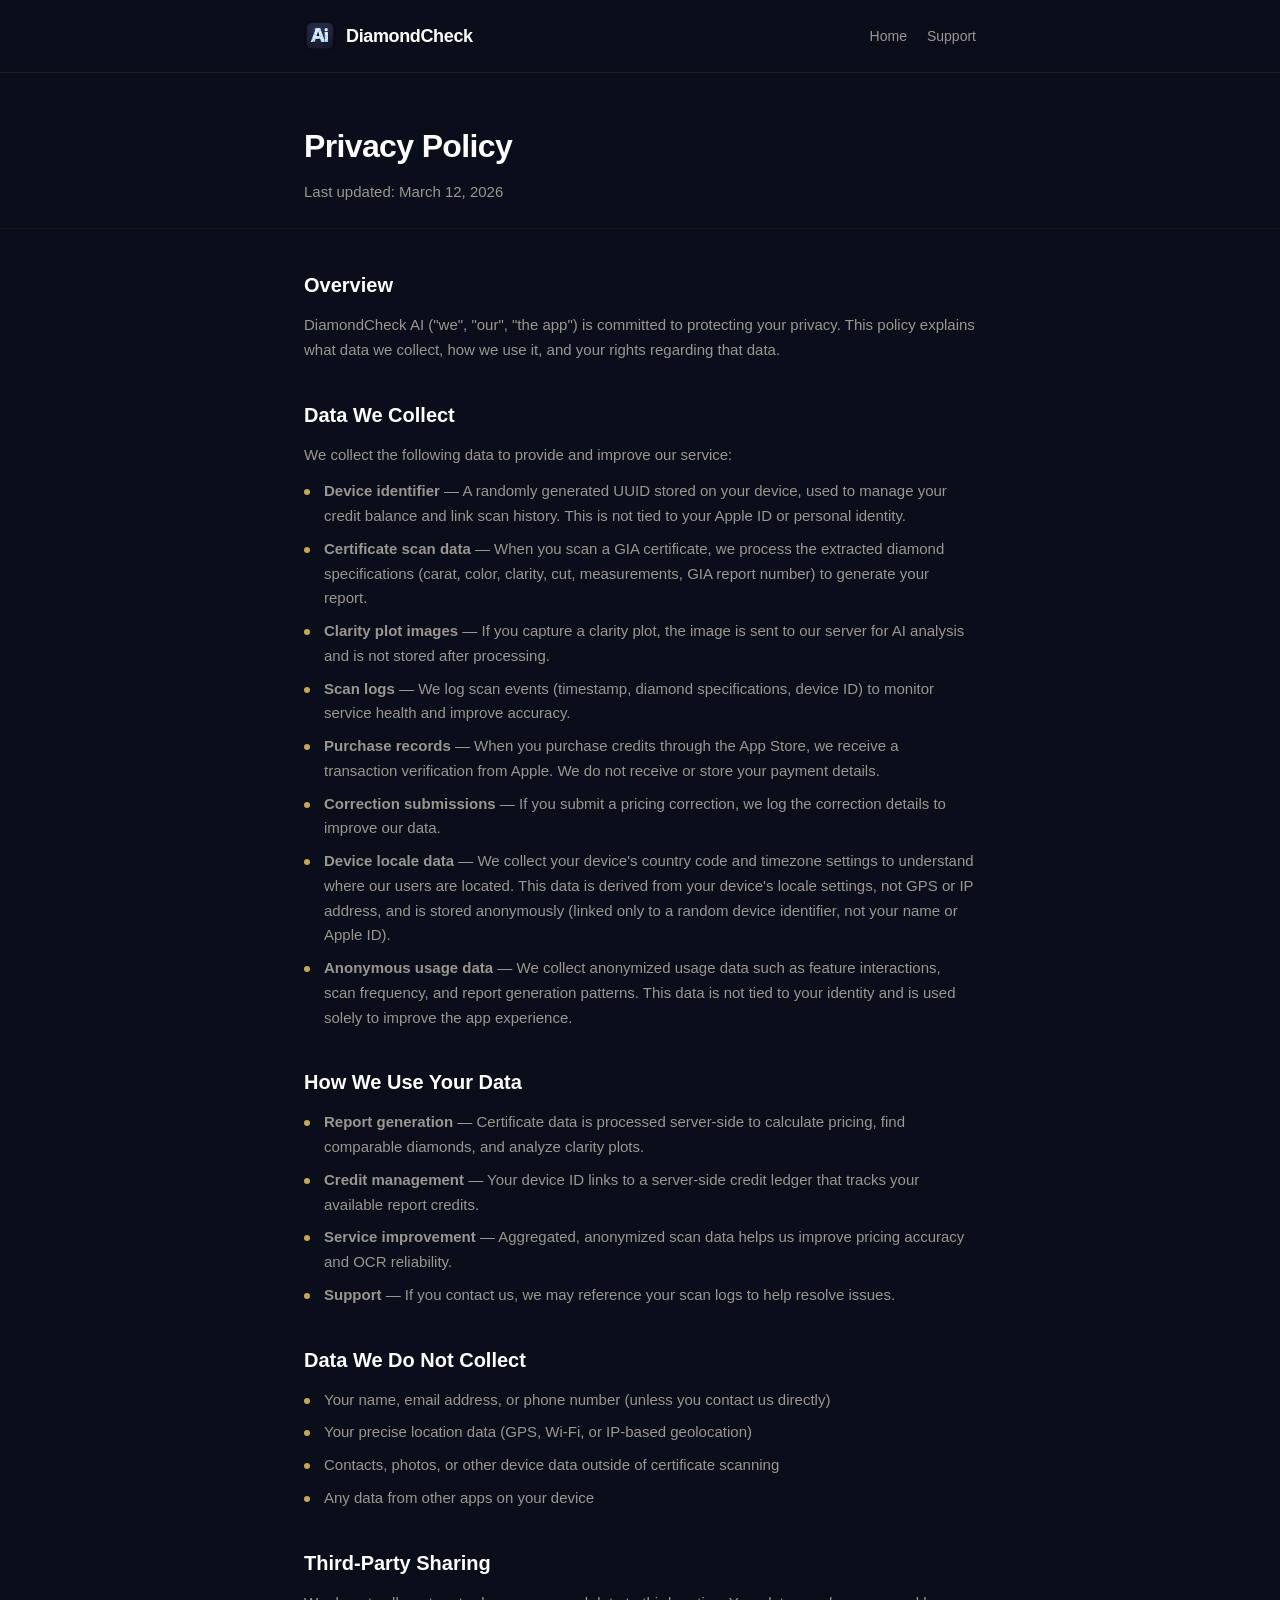
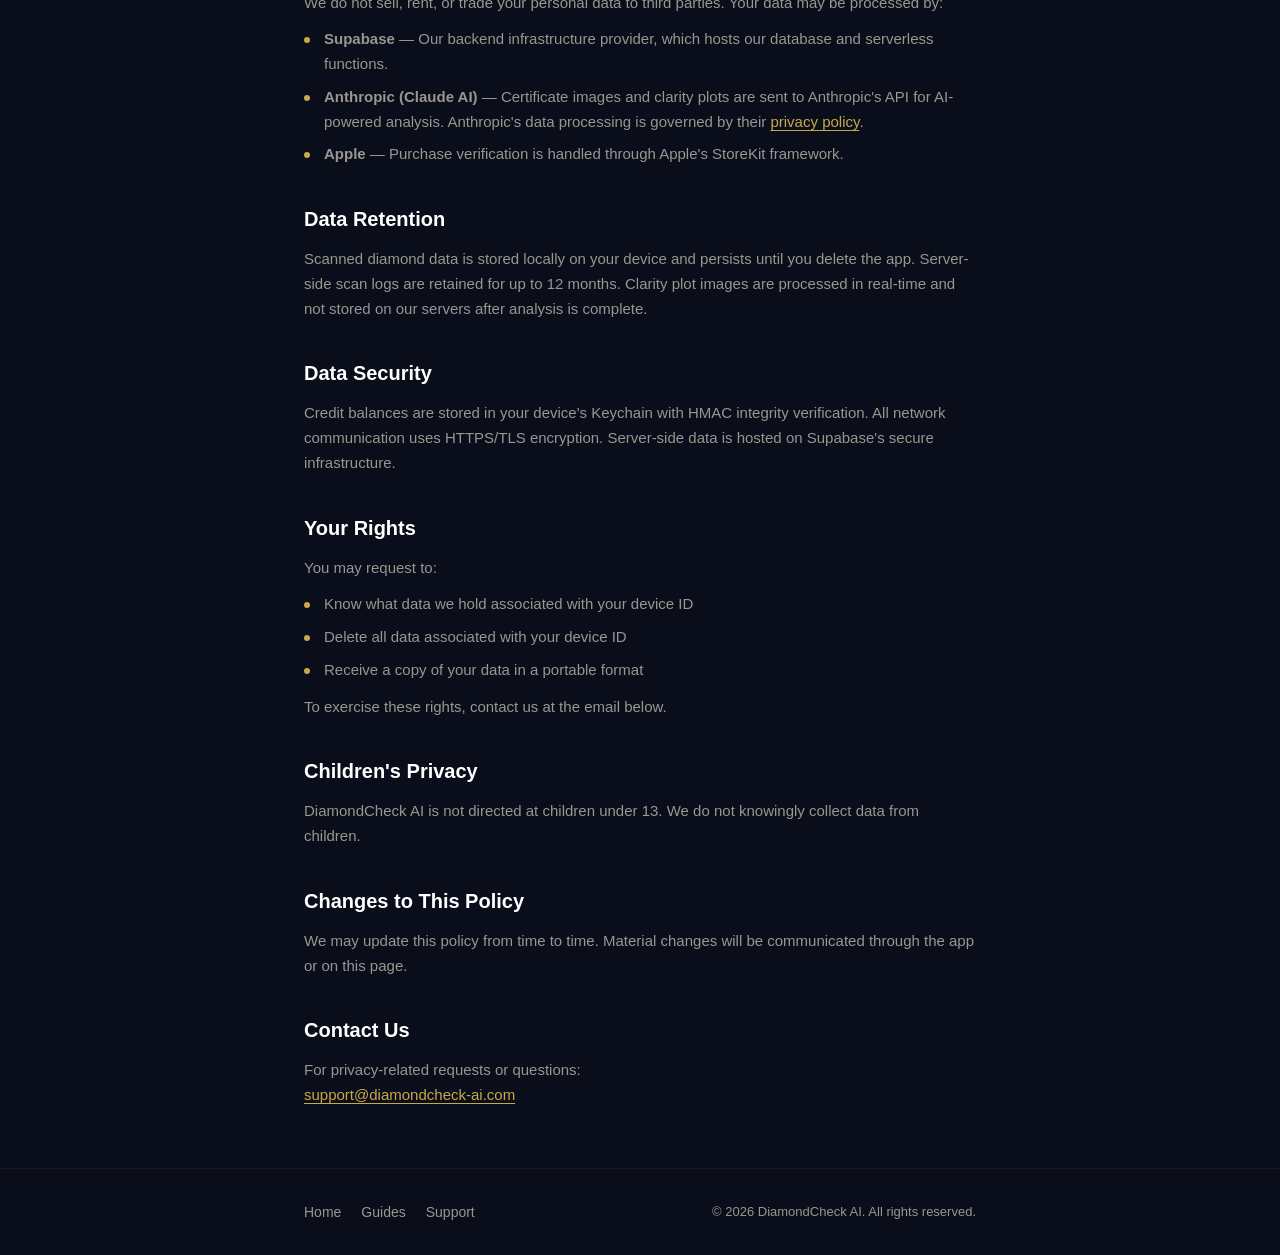
<file: privacy/index.html>
<!DOCTYPE html>
<html lang="en">
<head>
  <meta charset="utf-8">
  <meta name="viewport" content="width=device-width, initial-scale=1">
  <title>Privacy Policy — DiamondCheck AI</title>
  <meta name="description" content="DiamondCheck AI privacy policy. Learn how we collect, use, and protect your data.">
  <link rel="canonical" href="https://diamondcheck-ai.com/privacy/">
  <link rel="stylesheet" href="/assets/style.css">
</head>
<body>
  <div class="page">

    <!-- Header -->
    <header class="site-header">
      <div class="container">
        <a href="/" class="logo">
          <span class="logo-icon"><img src="/assets/app-icon.png" alt="DiamondCheck" width="64" height="64"></span>
          DiamondCheck
        </a>
        <nav class="header-nav">
          <a href="/">Home</a>
          <a href="/support/">Support</a>
        </nav>
      </div>
    </header>

    <!-- Page header -->
    <div class="page-header">
      <div class="container">
        <h1>Privacy Policy</h1>
        <p>Last updated: March 12, 2026</p>
      </div>
    </div>

    <!-- Content -->
    <div class="page-body">
      <div class="container">

        <h2>Overview</h2>
        <p>DiamondCheck AI ("we", "our", "the app") is committed to protecting your privacy. This policy explains what data we collect, how we use it, and your rights regarding that data.</p>

        <h2>Data We Collect</h2>
        <p>We collect the following data to provide and improve our service:</p>
        <ul>
          <li><strong>Device identifier</strong> — A randomly generated UUID stored on your device, used to manage your credit balance and link scan history. This is not tied to your Apple ID or personal identity.</li>
          <li><strong>Certificate scan data</strong> — When you scan a GIA certificate, we process the extracted diamond specifications (carat, color, clarity, cut, measurements, GIA report number) to generate your report.</li>
          <li><strong>Clarity plot images</strong> — If you capture a clarity plot, the image is sent to our server for AI analysis and is not stored after processing.</li>
          <li><strong>Scan logs</strong> — We log scan events (timestamp, diamond specifications, device ID) to monitor service health and improve accuracy.</li>
          <li><strong>Purchase records</strong> — When you purchase credits through the App Store, we receive a transaction verification from Apple. We do not receive or store your payment details.</li>
          <li><strong>Correction submissions</strong> — If you submit a pricing correction, we log the correction details to improve our data.</li>
          <li><strong>Device locale data</strong> — We collect your device's country code and timezone settings to understand where our users are located. This data is derived from your device's locale settings, not GPS or IP address, and is stored anonymously (linked only to a random device identifier, not your name or Apple ID).</li>
          <li><strong>Anonymous usage data</strong> — We collect anonymized usage data such as feature interactions, scan frequency, and report generation patterns. This data is not tied to your identity and is used solely to improve the app experience.</li>
        </ul>

        <h2>How We Use Your Data</h2>
        <ul>
          <li><strong>Report generation</strong> — Certificate data is processed server-side to calculate pricing, find comparable diamonds, and analyze clarity plots.</li>
          <li><strong>Credit management</strong> — Your device ID links to a server-side credit ledger that tracks your available report credits.</li>
          <li><strong>Service improvement</strong> — Aggregated, anonymized scan data helps us improve pricing accuracy and OCR reliability.</li>
          <li><strong>Support</strong> — If you contact us, we may reference your scan logs to help resolve issues.</li>
        </ul>

        <h2>Data We Do Not Collect</h2>
        <ul>
          <li>Your name, email address, or phone number (unless you contact us directly)</li>
          <li>Your precise location data (GPS, Wi-Fi, or IP-based geolocation)</li>
          <li>Contacts, photos, or other device data outside of certificate scanning</li>
          <li>Any data from other apps on your device</li>
        </ul>

        <h2>Third-Party Sharing</h2>
        <p>We do not sell, rent, or trade your personal data to third parties. Your data may be processed by:</p>
        <ul>
          <li><strong>Supabase</strong> — Our backend infrastructure provider, which hosts our database and serverless functions.</li>
          <li><strong>Anthropic (Claude AI)</strong> — Certificate images and clarity plots are sent to Anthropic's API for AI-powered analysis. Anthropic's data processing is governed by their <a href="https://www.anthropic.com/privacy" target="_blank" rel="noopener">privacy policy</a>.</li>
          <li><strong>Apple</strong> — Purchase verification is handled through Apple's StoreKit framework.</li>
        </ul>

        <h2>Data Retention</h2>
        <p>Scanned diamond data is stored locally on your device and persists until you delete the app. Server-side scan logs are retained for up to 12 months. Clarity plot images are processed in real-time and not stored on our servers after analysis is complete.</p>

        <h2>Data Security</h2>
        <p>Credit balances are stored in your device's Keychain with HMAC integrity verification. All network communication uses HTTPS/TLS encryption. Server-side data is hosted on Supabase's secure infrastructure.</p>

        <h2>Your Rights</h2>
        <p>You may request to:</p>
        <ul>
          <li>Know what data we hold associated with your device ID</li>
          <li>Delete all data associated with your device ID</li>
          <li>Receive a copy of your data in a portable format</li>
        </ul>
        <p>To exercise these rights, contact us at the email below.</p>

        <h2>Children's Privacy</h2>
        <p>DiamondCheck AI is not directed at children under 13. We do not knowingly collect data from children.</p>

        <h2>Changes to This Policy</h2>
        <p>We may update this policy from time to time. Material changes will be communicated through the app or on this page.</p>

        <h2>Contact Us</h2>
        <p>For privacy-related requests or questions:</p>
        <p><a href="mailto:support@diamondcheck-ai.com">support@diamondcheck-ai.com</a></p>

      </div>
    </div>

    <!-- Footer -->
    <footer class="site-footer">
      <div class="container">
        <div class="footer-inner">
          <div class="footer-links">
            <a href="/">Home</a>
            <a href="/guides/">Guides</a>
            <a href="/support/">Support</a>
          </div>
          <span class="footer-copy">&copy; 2026 DiamondCheck AI. All rights reserved.</span>
        </div>
      </div>
    </footer>

  </div>
</body>
</html>
</file>
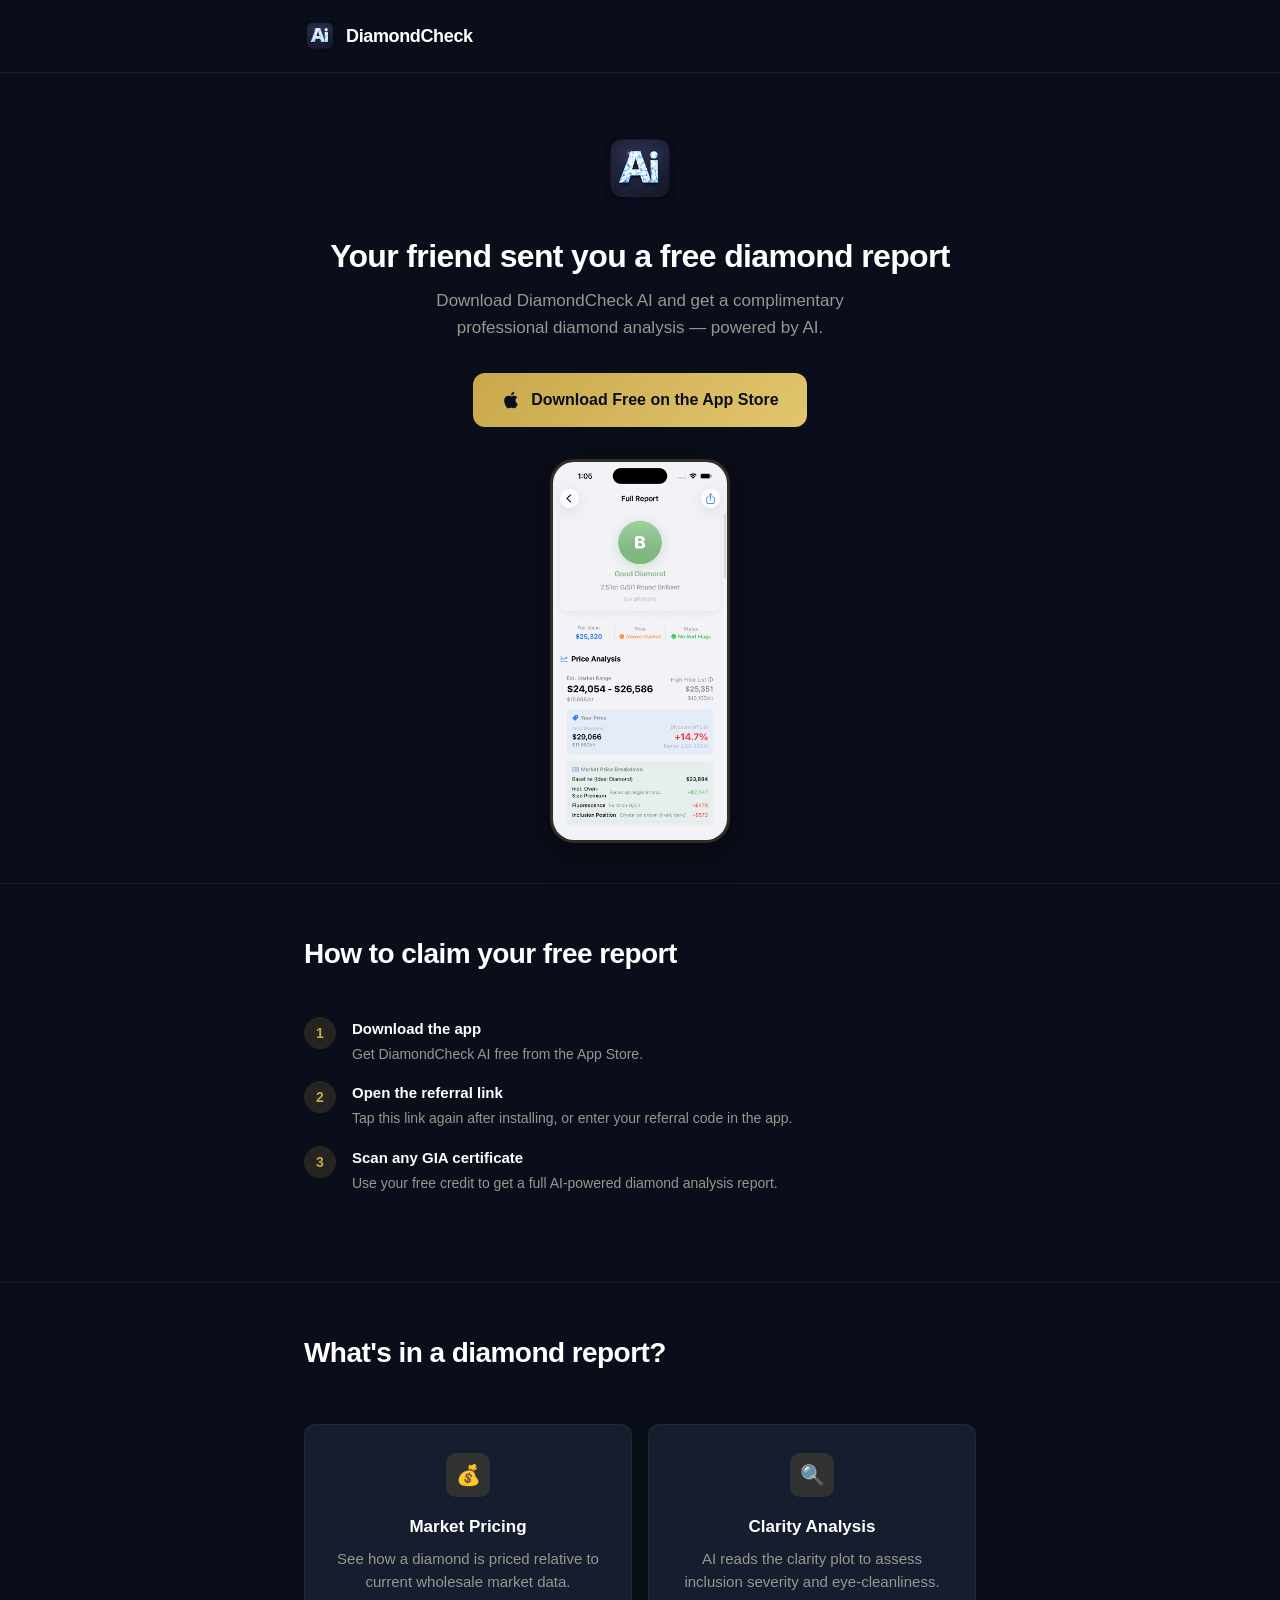
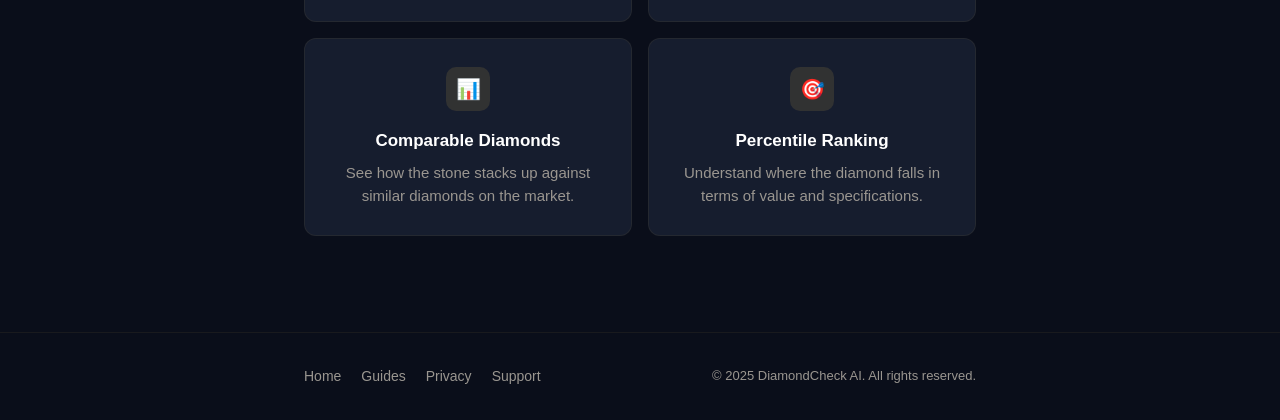
<file: ref/index.html>
<!DOCTYPE html>
<html lang="en">
<head>
  <meta charset="utf-8">
  <meta name="viewport" content="width=device-width, initial-scale=1">
  <title>You've been gifted a free diamond report — DiamondCheck AI</title>
  <meta name="description" content="Your friend sent you a free diamond report. Download DiamondCheck AI to claim it.">
  <meta property="og:title" content="You've been gifted a free diamond report!">
  <meta property="og:description" content="Download DiamondCheck AI and get a free professional diamond analysis report from your friend.">
  <meta property="og:type" content="website">
  <meta property="og:url" content="https://diamondcheck-ai.com/ref/">
  <link rel="canonical" href="https://diamondcheck-ai.com/ref/">
  <meta name="apple-itunes-app" content="app-id=6760788186">
  <link rel="stylesheet" href="/assets/style.css">
  <style>
    .ref-phone {
      width: 180px;
      margin: 32px auto 0;
      border-radius: 24px;
      border: 3px solid rgba(201, 168, 76, 0.2);
      overflow: hidden;
      box-shadow: 0 8px 40px rgba(0, 0, 0, 0.4);
    }
    .ref-phone img {
      display: block;
      width: 100%;
      height: auto;
    }
    @media (max-width: 480px) {
      .ref-phone {
        width: 150px;
        border-radius: 20px;
      }
    }
  </style>
</head>
<body>
  <div class="page">

    <!-- Header -->
    <header class="site-header">
      <div class="container">
        <a href="/" class="logo">
          <span class="logo-icon"><img src="/assets/app-icon.png" alt="DiamondCheck" width="64" height="64"></span>
          DiamondCheck
        </a>
      </div>
    </header>

    <!-- Referral hero -->
    <section class="ref-hero">
      <div class="container">
        <div class="ref-gift"><img src="/assets/app-icon.png" alt="DiamondCheck AI" width="64" height="64" style="width:72px;height:72px;border-radius:16px;"></div>
        <h1>Your friend sent you a <span class="gold">free diamond report</span></h1>
        <p>Download DiamondCheck AI and get a complimentary professional diamond analysis — powered by AI.</p>

        <div id="ref-code-display" class="ref-code" style="display: none;">
          Referral code: <span id="ref-code-value"></span>
        </div>

        <div>
          <a href="https://apps.apple.com/app/id6760788186" class="btn btn-gold">
            <svg viewBox="0 0 24 24" fill="currentColor"><path d="M18.71 19.5c-.83 1.24-1.71 2.45-3.05 2.47-1.34.03-1.77-.79-3.29-.79-1.53 0-2 .77-3.27.82-1.31.05-2.3-1.32-3.14-2.53C4.25 17 2.94 12.45 4.7 9.39c.87-1.52 2.43-2.48 4.12-2.51 1.28-.02 2.5.87 3.29.87.78 0 2.26-1.07 3.8-.91.65.03 2.47.26 3.64 1.98-.09.06-2.17 1.28-2.15 3.81.03 3.02 2.65 4.03 2.68 4.04-.03.07-.42 1.44-1.38 2.83M13 3.5c.73-.83 1.94-1.46 2.94-1.5.13 1.17-.34 2.35-1.04 3.19-.69.85-1.83 1.51-2.95 1.42-.15-1.15.41-2.35 1.05-3.11z"/></svg>
            Download Free on the App Store
          </a>
        </div>

        <div class="ref-phone">
          <img src="/assets/screenshots/price-analysis.png" alt="DiamondCheck AI price analysis report" width="1206" height="2622" loading="lazy">
        </div>
      </div>
    </section>

    <hr class="divider">

    <!-- How to claim -->
    <section class="section">
      <div class="container">
        <h2 class="section-title">How to claim your free report</h2>
        <div class="ref-steps">
          <div class="ref-step">
            <div class="ref-step-num">1</div>
            <div class="ref-step-text">
              <h4>Download the app</h4>
              <p>Get DiamondCheck AI free from the App Store.</p>
            </div>
          </div>
          <div class="ref-step">
            <div class="ref-step-num">2</div>
            <div class="ref-step-text">
              <h4>Open the referral link</h4>
              <p>Tap this link again after installing, or enter your referral code in the app.</p>
            </div>
          </div>
          <div class="ref-step">
            <div class="ref-step-num">3</div>
            <div class="ref-step-text">
              <h4>Scan any GIA certificate</h4>
              <p>Use your free credit to get a full AI-powered diamond analysis report.</p>
            </div>
          </div>
        </div>
      </div>
    </section>

    <hr class="divider">

    <!-- What you get -->
    <section class="section">
      <div class="container">
        <h2 class="section-title">What's in a diamond report?</h2>
        <div class="features-grid">
          <div class="card">
            <div class="card-icon">&#x1F4B0;</div>
            <h3>Market Pricing</h3>
            <p>See how a diamond is priced relative to current wholesale market data.</p>
          </div>
          <div class="card">
            <div class="card-icon">&#x1F50D;</div>
            <h3>Clarity Analysis</h3>
            <p>AI reads the clarity plot to assess inclusion severity and eye-cleanliness.</p>
          </div>
          <div class="card">
            <div class="card-icon">&#x1F4CA;</div>
            <h3>Comparable Diamonds</h3>
            <p>See how the stone stacks up against similar diamonds on the market.</p>
          </div>
          <div class="card">
            <div class="card-icon">&#x1F3AF;</div>
            <h3>Percentile Ranking</h3>
            <p>Understand where the diamond falls in terms of value and specifications.</p>
          </div>
        </div>
      </div>
    </section>

    <!-- Footer -->
    <footer class="site-footer">
      <div class="container">
        <div class="footer-inner">
          <div class="footer-links">
            <a href="/">Home</a>
            <a href="/guides/">Guides</a>
            <a href="/privacy/">Privacy</a>
            <a href="/support/">Support</a>
          </div>
          <span class="footer-copy">&copy; 2025 DiamondCheck AI. All rights reserved.</span>
        </div>
      </div>
    </footer>

  </div>

  <script>
    (function() {
      var params = new URLSearchParams(window.location.search);
      var code = params.get('code');
      if (!code) return;

      // Show referral code on page
      document.getElementById('ref-code-value').textContent = code;
      document.getElementById('ref-code-display').style.display = 'inline-block';

      // Attempt to open the app via custom URL scheme (hidden iframe avoids Safari error dialog)
      var iframe = document.createElement('iframe');
      iframe.style.display = 'none';
      iframe.src = 'diamondcheckai://referral?code=' + encodeURIComponent(code);
      document.body.appendChild(iframe);

      // After 2 seconds, if we're still here the app didn't open — scroll to download button
      setTimeout(function() {
        var btn = document.querySelector('.btn-gold');
        if (btn) btn.scrollIntoView({ behavior: 'smooth', block: 'center' });
      }, 2000);
    })();
  </script>
</body>
</html>
</file>
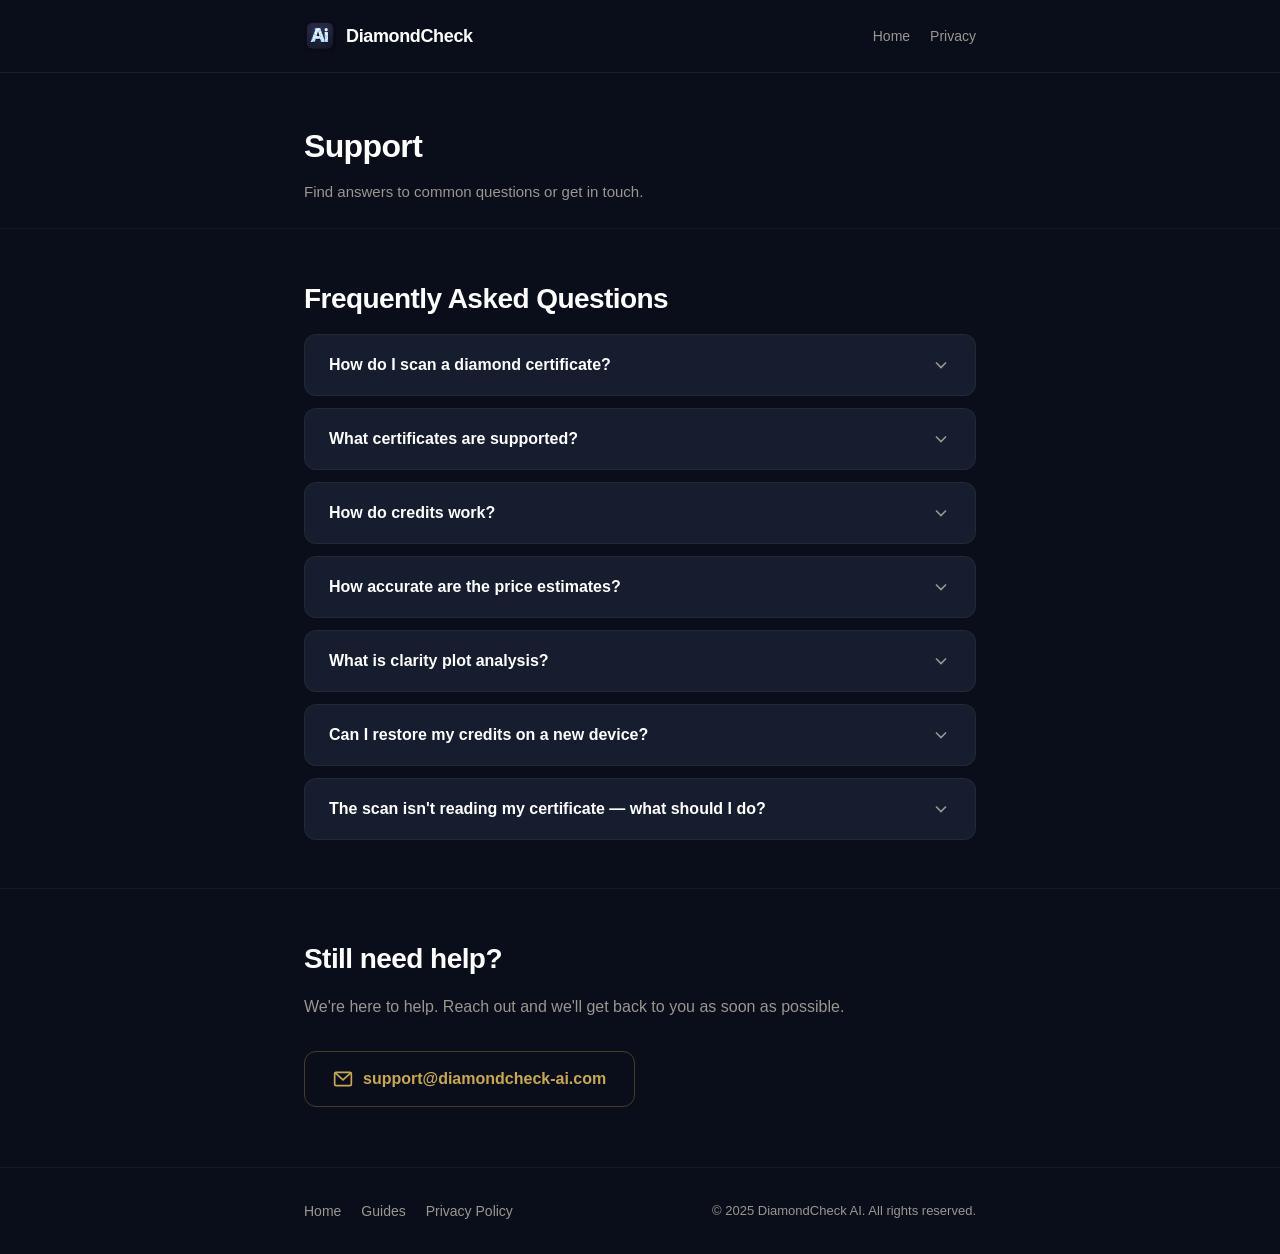
<file: support/index.html>
<!DOCTYPE html>
<html lang="en">
<head>
  <meta charset="utf-8">
  <meta name="viewport" content="width=device-width, initial-scale=1">
  <title>Support — DiamondCheck AI</title>
  <meta name="description" content="Get help with DiamondCheck AI. Frequently asked questions and contact information.">
  <link rel="canonical" href="https://diamondcheck-ai.com/support/">
  <link rel="stylesheet" href="/assets/style.css">
</head>
<body>
  <div class="page">

    <!-- Header -->
    <header class="site-header">
      <div class="container">
        <a href="/" class="logo">
          <span class="logo-icon"><img src="/assets/app-icon.png" alt="DiamondCheck" width="64" height="64"></span>
          DiamondCheck
        </a>
        <nav class="header-nav">
          <a href="/">Home</a>
          <a href="/privacy/">Privacy</a>
        </nav>
      </div>
    </header>

    <!-- Page header -->
    <div class="page-header">
      <div class="container">
        <h1>Support</h1>
        <p>Find answers to common questions or get in touch.</p>
      </div>
    </div>

    <!-- FAQ -->
    <section class="section">
      <div class="container">
        <h2 class="section-title">Frequently Asked Questions</h2>
        <div class="faq-list">

          <div class="faq-item">
            <button class="faq-question" aria-expanded="false">
              How do I scan a diamond certificate?
              <svg class="faq-chevron" viewBox="0 0 24 24" fill="none" stroke="currentColor" stroke-width="2"><path d="M6 9l6 6 6-6"/></svg>
            </button>
            <div class="faq-answer">
              <div class="faq-answer-inner">
                Open the app and tap "Scan Certificate." Point your camera at a GIA diamond certificate — the app will automatically detect and read the certificate. It works with both QR codes printed on certificates and the text/plot information. For best results, ensure the certificate is well-lit and flat.
              </div>
            </div>
          </div>

          <div class="faq-item">
            <button class="faq-question" aria-expanded="false">
              What certificates are supported?
              <svg class="faq-chevron" viewBox="0 0 24 24" fill="none" stroke="currentColor" stroke-width="2"><path d="M6 9l6 6 6-6"/></svg>
            </button>
            <div class="faq-answer">
              <div class="faq-answer-inner">
                DiamondCheck AI currently supports GIA (Gemological Institute of America) diamond grading reports. This includes both full reports and dossiers. Support for other grading laboratories may be added in future updates.
              </div>
            </div>
          </div>

          <div class="faq-item">
            <button class="faq-question" aria-expanded="false">
              How do credits work?
              <svg class="faq-chevron" viewBox="0 0 24 24" fill="none" stroke="currentColor" stroke-width="2"><path d="M6 9l6 6 6-6"/></svg>
            </button>
            <div class="faq-answer">
              <div class="faq-answer-inner">
                Each detailed diamond report costs one credit. You receive a free credit when you first install the app. Additional credits can be purchased in-app through the App Store. Credits are linked to your device and do not expire.
              </div>
            </div>
          </div>

          <div class="faq-item">
            <button class="faq-question" aria-expanded="false">
              How accurate are the price estimates?
              <svg class="faq-chevron" viewBox="0 0 24 24" fill="none" stroke="currentColor" stroke-width="2"><path d="M6 9l6 6 6-6"/></svg>
            </button>
            <div class="faq-answer">
              <div class="faq-answer-inner">
                Our pricing is based on current market data from thousands of comparable diamonds. Estimates reflect wholesale market pricing and should be used as a reference point. Actual retail prices vary by vendor, and factors like fluorescence, location, and market conditions can affect the final price. Always consult a professional appraiser for high-value transactions.
              </div>
            </div>
          </div>

          <div class="faq-item">
            <button class="faq-question" aria-expanded="false">
              What is clarity plot analysis?
              <svg class="faq-chevron" viewBox="0 0 24 24" fill="none" stroke="currentColor" stroke-width="2"><path d="M6 9l6 6 6-6"/></svg>
            </button>
            <div class="faq-answer">
              <div class="faq-answer-inner">
                GIA certificates include a clarity plot — a diagram showing the location and type of inclusions in the diamond. Our AI analyzes this plot to assess how inclusions affect the stone's appearance and value. This helps you understand the difference between, say, two SI1 diamonds where one may be "eye-clean" and the other has visible inclusions. The pricing difference between a good SI1 and a fair SI1 can be 30% or more — clarity plot analysis helps you spot that.
              </div>
            </div>
          </div>

          <div class="faq-item">
            <button class="faq-question" aria-expanded="false">
              Can I restore my credits on a new device?
              <svg class="faq-chevron" viewBox="0 0 24 24" fill="none" stroke="currentColor" stroke-width="2"><path d="M6 9l6 6 6-6"/></svg>
            </button>
            <div class="faq-answer">
              <div class="faq-answer-inner">
                Credits are linked to your device. If you reinstall the app on the same device, your credits will be preserved. If you switch to a new device, use the "Restore Purchases" option in the app to recover any purchased credits through the App Store.
              </div>
            </div>
          </div>

          <div class="faq-item">
            <button class="faq-question" aria-expanded="false">
              The scan isn't reading my certificate — what should I do?
              <svg class="faq-chevron" viewBox="0 0 24 24" fill="none" stroke="currentColor" stroke-width="2"><path d="M6 9l6 6 6-6"/></svg>
            </button>
            <div class="faq-answer">
              <div class="faq-answer-inner">
                Make sure the certificate is well-lit with even lighting (avoid glare and shadows). Hold the phone steady and ensure the full certificate is visible in the frame. If the paper certificate is difficult to scan, you can also try scanning the digital certificate from the GIA website on a screen. If problems persist, contact us at the email below.
              </div>
            </div>
          </div>

        </div>
      </div>
    </section>

    <hr class="divider">

    <!-- Contact -->
    <section class="section" style="padding-bottom: 60px;">
      <div class="container">
        <h2 class="section-title">Still need help?</h2>
        <p class="section-subtitle">We're here to help. Reach out and we'll get back to you as soon as possible.</p>
        <a href="mailto:support@diamondcheck-ai.com" class="btn btn-outline">
          <svg viewBox="0 0 24 24" fill="none" stroke="currentColor" stroke-width="2"><rect x="2" y="4" width="20" height="16" rx="2"/><path d="M22 4L12 13 2 4"/></svg>
          support@diamondcheck-ai.com
        </a>
      </div>
    </section>

    <!-- Footer -->
    <footer class="site-footer">
      <div class="container">
        <div class="footer-inner">
          <div class="footer-links">
            <a href="/">Home</a>
            <a href="/guides/">Guides</a>
            <a href="/privacy/">Privacy Policy</a>
          </div>
          <span class="footer-copy">&copy; 2025 DiamondCheck AI. All rights reserved.</span>
        </div>
      </div>
    </footer>

  </div>

  <script>
    document.querySelectorAll('.faq-question').forEach(function(btn) {
      btn.addEventListener('click', function() {
        var item = btn.closest('.faq-item');
        var answer = item.querySelector('.faq-answer');
        var isOpen = item.classList.contains('open');

        // Close all
        document.querySelectorAll('.faq-item').forEach(function(el) {
          el.classList.remove('open');
          el.querySelector('.faq-question').setAttribute('aria-expanded', 'false');
          el.querySelector('.faq-answer').style.maxHeight = null;
        });

        // Toggle current
        if (!isOpen) {
          item.classList.add('open');
          btn.setAttribute('aria-expanded', 'true');
          answer.style.maxHeight = answer.scrollHeight + 'px';
        }
      });
    });
  </script>
</body>
</html>
</file>
<file: assets/style.css>
/* DiamondCheckAI — Shared Styles */

:root {
  --navy: #0a0e1a;
  --navy-light: #121828;
  --navy-card: #161d2e;
  --gold: #c9a84c;
  --gold-light: #e2c56d;
  --gold-dim: rgba(201, 168, 76, 0.15);
  --text: #e8e6e1;
  --text-muted: #9a9690;
  --white: #ffffff;
  --radius: 12px;
  --max-width: 720px;
}

*, *::before, *::after {
  box-sizing: border-box;
  margin: 0;
  padding: 0;
}

html {
  font-size: 16px;
  scroll-behavior: smooth;
  -webkit-text-size-adjust: 100%;
}

body {
  font-family: -apple-system, BlinkMacSystemFont, 'Segoe UI', Roboto, Helvetica, Arial, sans-serif;
  background: var(--navy);
  color: var(--text);
  line-height: 1.6;
  min-height: 100vh;
  -webkit-font-smoothing: antialiased;
}

a {
  color: var(--gold);
  text-decoration: none;
  transition: color 0.2s;
}

a:hover {
  color: var(--gold-light);
}

img {
  max-width: 100%;
  height: auto;
}

/* Layout */

.page {
  display: flex;
  flex-direction: column;
  min-height: 100vh;
}

.container {
  width: 100%;
  max-width: var(--max-width);
  margin: 0 auto;
  padding: 0 24px;
}

/* Header */

.site-header {
  padding: 20px 0;
  border-bottom: 1px solid rgba(201, 168, 76, 0.1);
}

.site-header .container {
  display: flex;
  align-items: center;
  justify-content: space-between;
}

.logo {
  display: flex;
  align-items: center;
  gap: 10px;
  font-size: 1.125rem;
  font-weight: 700;
  color: var(--white);
  letter-spacing: -0.02em;
}

.logo-icon {
  width: 32px;
  height: 32px;
  border-radius: 8px;
  overflow: hidden;
  flex-shrink: 0;
}

.logo-icon img {
  width: 100%;
  height: 100%;
  display: block;
}

.header-nav {
  display: flex;
  gap: 20px;
  font-size: 0.875rem;
}

.header-nav a {
  color: var(--text-muted);
}

.header-nav a:hover {
  color: var(--gold);
}

/* Hero */

.hero {
  padding: 80px 0 60px;
  text-align: center;
}

.hero-badge {
  display: inline-block;
  padding: 6px 16px;
  background: var(--gold-dim);
  border: 1px solid rgba(201, 168, 76, 0.25);
  border-radius: 100px;
  font-size: 0.8125rem;
  color: var(--gold);
  font-weight: 500;
  margin-bottom: 24px;
  letter-spacing: 0.04em;
  text-transform: uppercase;
}

.hero h1 {
  font-size: 2.5rem;
  font-weight: 800;
  color: var(--white);
  line-height: 1.15;
  letter-spacing: -0.03em;
  margin-bottom: 16px;
}

.hero h1 .gold {
  color: var(--gold);
}

.hero p {
  font-size: 1.125rem;
  color: var(--text-muted);
  max-width: 520px;
  margin: 0 auto 36px;
}

/* Buttons */

.btn {
  display: inline-flex;
  align-items: center;
  gap: 10px;
  padding: 14px 28px;
  border-radius: var(--radius);
  font-size: 1rem;
  font-weight: 600;
  transition: transform 0.15s, box-shadow 0.15s;
  cursor: pointer;
  border: none;
}

.btn:active {
  transform: scale(0.97);
}

.btn-gold {
  background: linear-gradient(135deg, var(--gold), var(--gold-light));
  color: var(--navy);
}

.btn-gold:hover {
  color: var(--navy);
  box-shadow: 0 4px 24px rgba(201, 168, 76, 0.35);
}

.btn-outline {
  background: transparent;
  border: 1.5px solid rgba(201, 168, 76, 0.3);
  color: var(--gold);
}

.btn-outline:hover {
  border-color: var(--gold);
  color: var(--gold-light);
  background: var(--gold-dim);
}

.btn svg {
  width: 20px;
  height: 20px;
  flex-shrink: 0;
}

/* Cards */

.card {
  background: var(--navy-card);
  border: 1px solid rgba(201, 168, 76, 0.08);
  border-radius: var(--radius);
  padding: 28px;
  text-align: center;
}

.card-icon {
  width: 44px;
  height: 44px;
  background: var(--gold-dim);
  border-radius: 10px;
  display: flex;
  align-items: center;
  justify-content: center;
  margin: 0 auto 16px;
  font-size: 1.25rem;
}

.card h3 {
  font-size: 1.0625rem;
  color: var(--white);
  margin-bottom: 8px;
  font-weight: 600;
}

.card p {
  font-size: 0.9375rem;
  color: var(--text-muted);
  line-height: 1.5;
}

.features-grid {
  display: grid;
  grid-template-columns: 1fr;
  gap: 16px;
  margin: 48px 0;
}

/* Section headings */

.section {
  padding: 48px 0;
}

.section-title {
  font-size: 1.75rem;
  font-weight: 700;
  color: var(--white);
  letter-spacing: -0.02em;
  margin-bottom: 12px;
}

.section-subtitle {
  color: var(--text-muted);
  font-size: 1rem;
  margin-bottom: 32px;
}

/* Divider */

.divider {
  border: none;
  border-top: 1px solid rgba(201, 168, 76, 0.08);
  margin: 0;
}

/* Footer */

.site-footer {
  margin-top: auto;
  padding: 32px 0;
  border-top: 1px solid rgba(201, 168, 76, 0.08);
}

.footer-inner {
  display: flex;
  flex-direction: column;
  align-items: center;
  gap: 12px;
  text-align: center;
}

.footer-links {
  display: flex;
  gap: 20px;
  font-size: 0.875rem;
}

.footer-links a {
  color: var(--text-muted);
}

.footer-copy {
  font-size: 0.8125rem;
  color: var(--text-muted);
}

/* Page content (privacy, support) */

.page-header {
  padding: 48px 0 24px;
  border-bottom: 1px solid rgba(201, 168, 76, 0.08);
}

.page-header h1 {
  font-size: 2rem;
  font-weight: 700;
  color: var(--white);
  letter-spacing: -0.02em;
}

.page-header p {
  color: var(--text-muted);
  margin-top: 8px;
  font-size: 0.9375rem;
}

.page-body {
  padding: 40px 0 60px;
}

.page-body h2 {
  font-size: 1.25rem;
  font-weight: 600;
  color: var(--white);
  margin-top: 36px;
  margin-bottom: 12px;
}

.page-body h2:first-child {
  margin-top: 0;
}

.page-body p,
.page-body li {
  font-size: 0.9375rem;
  color: var(--text-muted);
  line-height: 1.65;
}

.page-body ul {
  list-style: none;
  padding-left: 0;
  margin: 12px 0;
}

.page-body ul li {
  position: relative;
  padding-left: 20px;
  margin-bottom: 8px;
}

.page-body ul li::before {
  content: '';
  position: absolute;
  left: 0;
  top: 10px;
  width: 6px;
  height: 6px;
  background: var(--gold);
  border-radius: 50%;
}

.page-body a {
  text-decoration: underline;
  text-underline-offset: 3px;
}

/* FAQ accordion */

.faq-list {
  display: flex;
  flex-direction: column;
  gap: 12px;
}

.faq-item {
  background: var(--navy-card);
  border: 1px solid rgba(201, 168, 76, 0.08);
  border-radius: var(--radius);
  overflow: hidden;
}

.faq-question {
  width: 100%;
  background: none;
  border: none;
  padding: 20px 24px;
  font-size: 1rem;
  font-weight: 600;
  color: var(--white);
  text-align: left;
  cursor: pointer;
  display: flex;
  justify-content: space-between;
  align-items: center;
  gap: 12px;
  font-family: inherit;
}

.faq-question:hover {
  color: var(--gold);
}

.faq-chevron {
  width: 20px;
  height: 20px;
  flex-shrink: 0;
  transition: transform 0.25s;
  color: var(--text-muted);
}

.faq-item.open .faq-chevron {
  transform: rotate(180deg);
}

.faq-answer {
  max-height: 0;
  overflow: hidden;
  transition: max-height 0.3s ease;
}

.faq-answer-inner {
  padding: 0 24px 20px;
  font-size: 0.9375rem;
  color: var(--text-muted);
  line-height: 1.6;
}

/* Referral page */

.ref-hero {
  padding: 60px 0 40px;
  text-align: center;
}

.ref-gift {
  margin: 0 auto 24px;
  text-align: center;
}

.ref-hero h1 {
  font-size: 2rem;
  font-weight: 800;
  color: var(--white);
  line-height: 1.2;
  letter-spacing: -0.02em;
  margin-bottom: 12px;
}

.ref-hero p {
  font-size: 1.0625rem;
  color: var(--text-muted);
  max-width: 440px;
  margin: 0 auto 32px;
}

.ref-code {
  display: inline-block;
  padding: 10px 20px;
  background: var(--navy-card);
  border: 1px dashed rgba(201, 168, 76, 0.3);
  border-radius: 8px;
  font-family: 'SF Mono', SFMono-Regular, Menlo, monospace;
  font-size: 0.9375rem;
  color: var(--gold);
  margin-bottom: 32px;
}

.ref-steps {
  display: flex;
  flex-direction: column;
  gap: 16px;
  text-align: left;
  margin: 40px 0;
}

.ref-step {
  display: flex;
  gap: 16px;
  align-items: flex-start;
}

.ref-step-num {
  width: 32px;
  height: 32px;
  background: var(--gold-dim);
  border-radius: 50%;
  display: flex;
  align-items: center;
  justify-content: center;
  font-size: 0.875rem;
  font-weight: 700;
  color: var(--gold);
  flex-shrink: 0;
}

.ref-step-text h4 {
  font-size: 0.9375rem;
  color: var(--white);
  font-weight: 600;
  margin-bottom: 2px;
}

.ref-step-text p {
  font-size: 0.875rem;
  color: var(--text-muted);
}

/* Responsive */

@media (min-width: 640px) {
  .features-grid {
    grid-template-columns: repeat(2, 1fr);
  }

  .hero h1 {
    font-size: 3rem;
  }

  .footer-inner {
    flex-direction: row;
    justify-content: space-between;
  }
}

@media (max-width: 480px) {
  .hero {
    padding: 48px 0 40px;
  }

  .hero h1 {
    font-size: 1.875rem;
  }

  .header-nav {
    gap: 14px;
  }

  .btn {
    padding: 12px 22px;
    font-size: 0.9375rem;
  }
}
</file>
